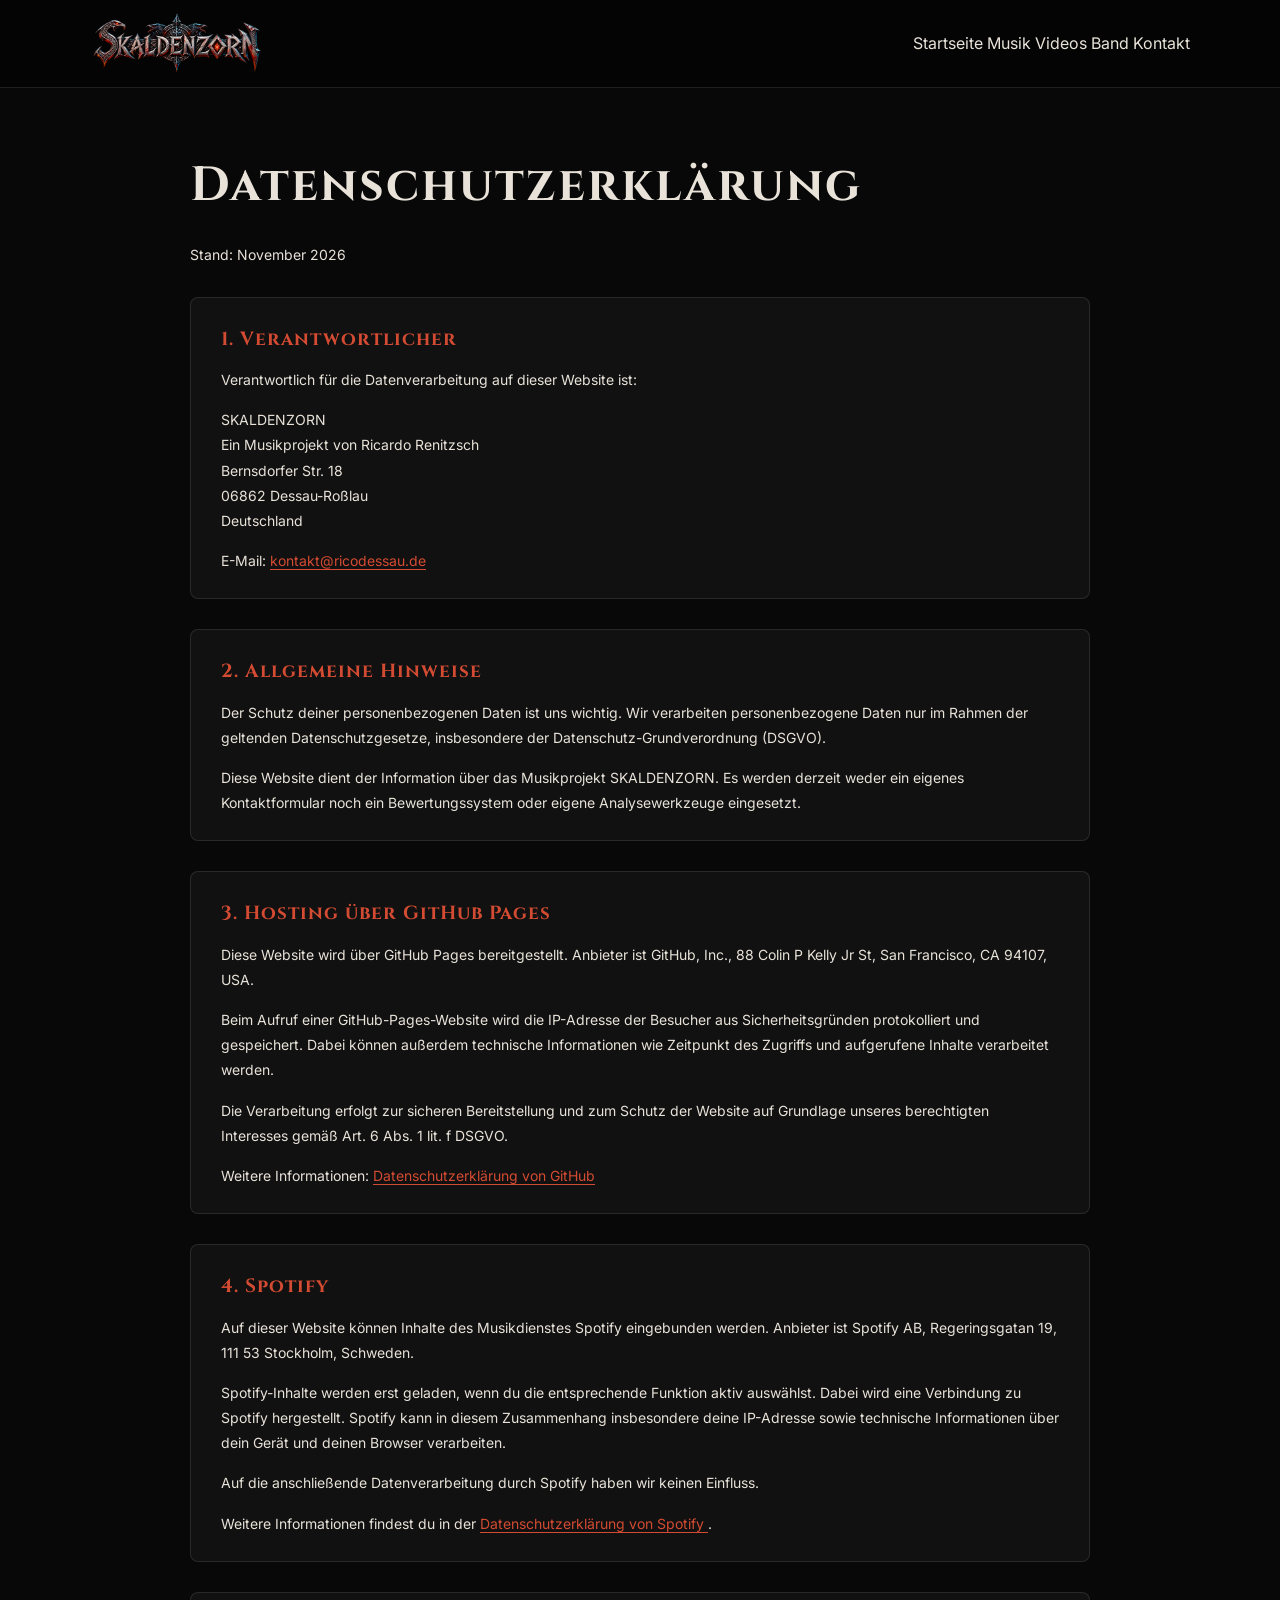
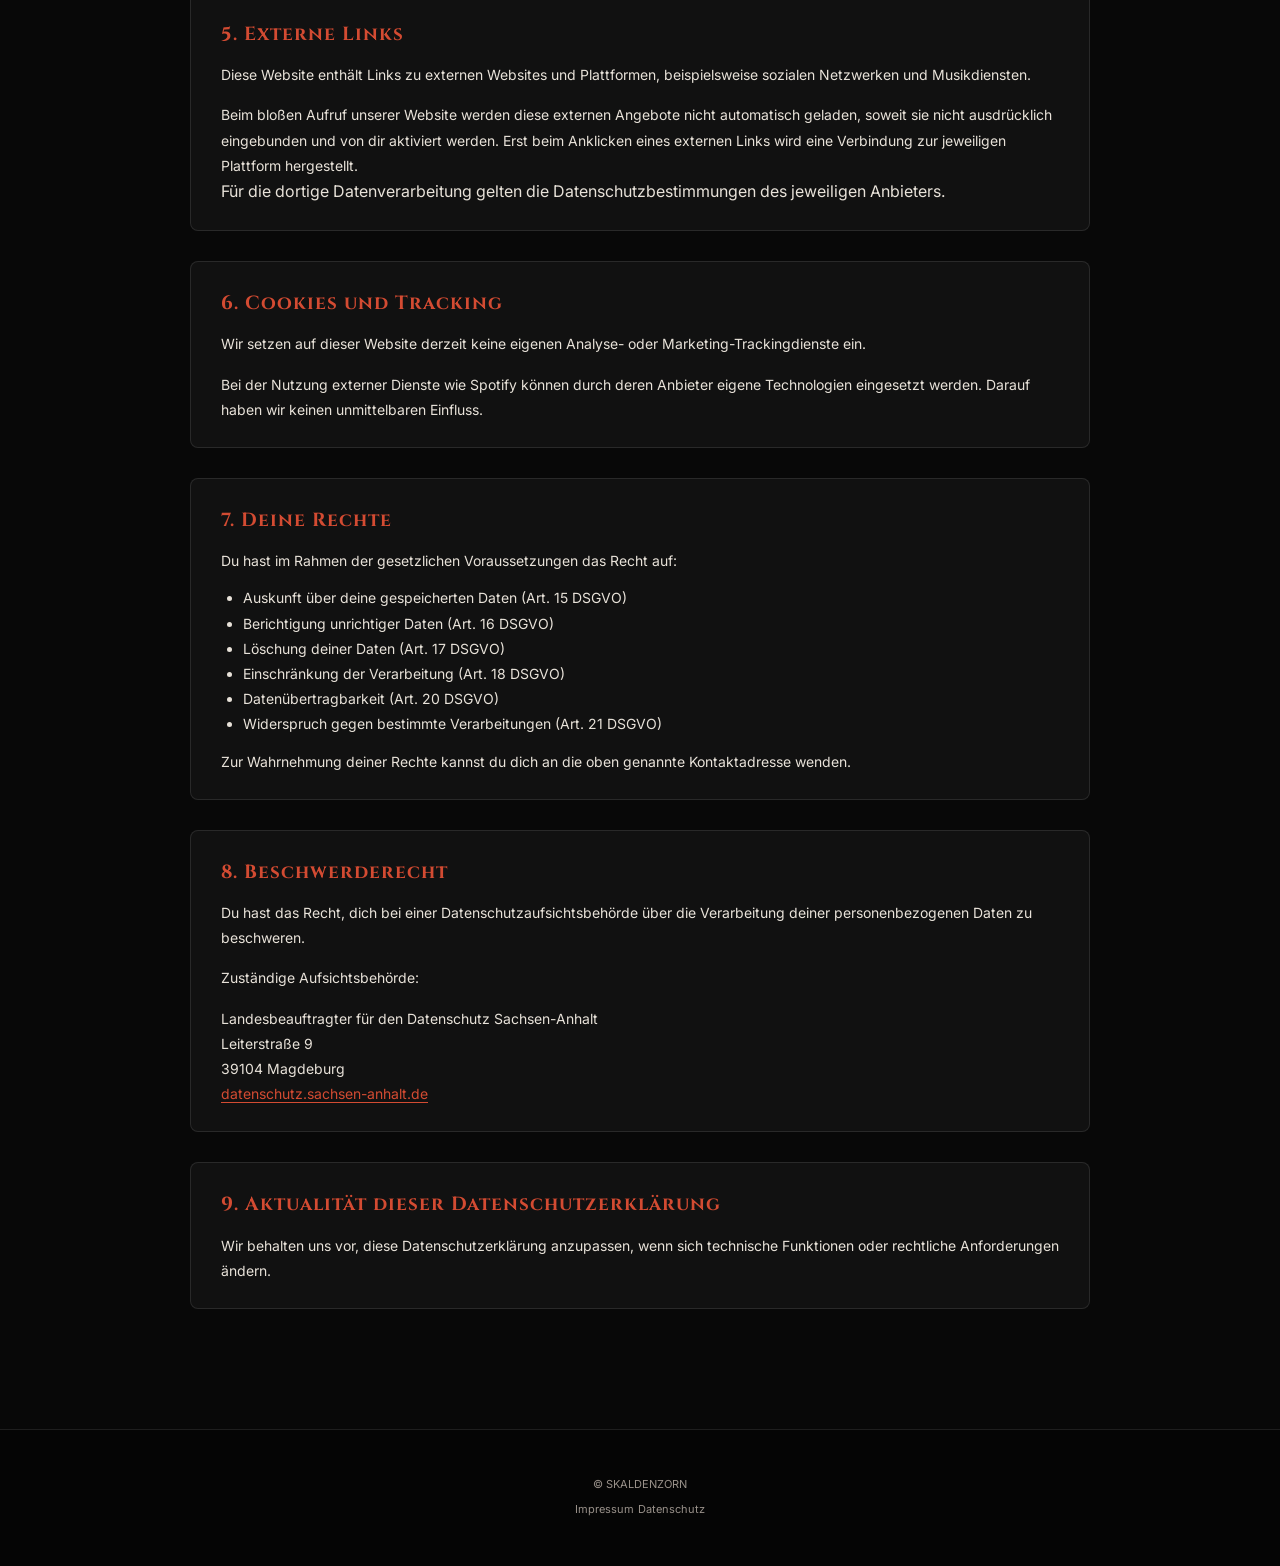
<file: datenschutz.html>
<!DOCTYPE html>
<html lang="de">
<head>
    <meta charset="UTF-8">
    <meta name="viewport" content="width=device-width, initial-scale=1.0">
    <meta name="robots" content="index, follow">
    <meta name="description" content="Datenschutzerklärung der offiziellen SKALDENZORN-Website.">
    <title>Datenschutz | SKALDENZORN</title>
    <link rel="stylesheet" href="css/style.css">
</head>
<body>
    <header>
        <a href="index.html" aria-label="Zur Startseite">
            <img src="assets/logo.png" alt="SKALDENZORN Logo">
        </a>
        <nav>
            <a href="index.html">Startseite</a>
            <a href="index.html#musik">Musik</a>
            <a href="index.html#videos">Videos</a>
            <a href="index.html#band">Band</a>
            <a href="index.html#kontakt">Kontakt</a>
        </nav>
    </header>

    <main class="legal-page">
        <h1>Datenschutzerklärung</h1>
        <p>Stand: November 2026</p>

        <section>
            <h2>1. Verantwortlicher</h2>
            <p>
                Verantwortlich für die Datenverarbeitung auf dieser Website ist:
            </p>
            <p>
                SKALDENZORN<br>
                Ein Musikprojekt von Ricardo Renitzsch<br>
                Bernsdorfer Str. 18<br>
                06862 Dessau-Roßlau<br>
                Deutschland
            </p>
            <p>
                E-Mail:
                <a href="mailto:kontakt@ricodessau.de">kontakt@ricodessau.de</a>
            </p>
        </section>

        <section>
            <h2>2. Allgemeine Hinweise</h2>
            <p>
                Der Schutz deiner personenbezogenen Daten ist uns wichtig.
                Wir verarbeiten personenbezogene Daten nur im Rahmen der
                geltenden Datenschutzgesetze, insbesondere der
                Datenschutz-Grundverordnung (DSGVO).
            </p>
            <p>
                Diese Website dient der Information über das Musikprojekt
                SKALDENZORN. Es werden derzeit weder ein eigenes
                Kontaktformular noch ein Bewertungssystem oder eigene
                Analysewerkzeuge eingesetzt.
            </p>
        </section>

        <section>
            <h2>3. Hosting über GitHub Pages</h2>
            <p>
                Diese Website wird über GitHub Pages bereitgestellt.
                Anbieter ist GitHub, Inc., 88 Colin P Kelly Jr St,
                San Francisco, CA 94107, USA.
            </p>
            <p>
                Beim Aufruf einer GitHub-Pages-Website wird die IP-Adresse
                der Besucher aus Sicherheitsgründen protokolliert und
                gespeichert. Dabei können außerdem technische Informationen
                wie Zeitpunkt des Zugriffs und aufgerufene Inhalte verarbeitet
                werden.
            </p>
            <p>
                Die Verarbeitung erfolgt zur sicheren Bereitstellung und
                zum Schutz der Website auf Grundlage unseres berechtigten
                Interesses gemäß Art. 6 Abs. 1 lit. f DSGVO.
            </p>
            <p>
                Weitere Informationen:
                <a href="https://docs.github.com/de/site-policy/privacy-policies/github-general-privacy-statement"
                   target="_blank" rel="noopener noreferrer">
                    Datenschutzerklärung von GitHub
                </a>
            </p>
        </section>

        <section>
            <h2>4. Spotify</h2>
            <p>
                Auf dieser Website können Inhalte des Musikdienstes Spotify
                eingebunden werden. Anbieter ist Spotify AB,
                Regeringsgatan 19, 111 53 Stockholm, Schweden.
            </p>
            <p>
                Spotify-Inhalte werden erst geladen, wenn du die entsprechende
                Funktion aktiv auswählst. Dabei wird eine Verbindung zu
                Spotify hergestellt. Spotify kann in diesem Zusammenhang
                insbesondere deine IP-Adresse sowie technische Informationen
                über dein Gerät und deinen Browser verarbeiten.
            </p>
            <p>
                Auf die anschließende Datenverarbeitung durch Spotify haben
                wir keinen Einfluss.
            </p>
            <p>
                Weitere Informationen findest du in der
                <a href="https://www.spotify.com/de/legal/privacy-policy/"
                   target="_blank" rel="noopener noreferrer">
                    Datenschutzerklärung von Spotify
                </a>.
            </p>
        </section>

        <section>
            <h2>5. Externe Links</h2>
            <p>
                Diese Website enthält Links zu externen Websites und
                Plattformen, beispielsweise sozialen Netzwerken und
                Musikdiensten.
            </p>
            <p>
                Beim bloßen Aufruf unserer Website werden diese externen
                Angebote nicht automatisch geladen, soweit sie nicht
                ausdrücklich eingebunden und von dir aktiviert werden.
                Erst beim Anklicken eines externen Links wird eine Verbindung
                zur jeweiligen Plattform hergestellt.
            </p>
                Für die dortige Datenverarbeitung gelten die
                Datenschutzbestimmungen des jeweiligen Anbieters.
        </section>

        <section>
            <h2>6. Cookies und Tracking</h2>
            <p>
                Wir setzen auf dieser Website derzeit keine eigenen
                Analyse- oder Marketing-Trackingdienste ein.
            </p>
            <p>
                Bei der Nutzung externer Dienste wie Spotify können
                durch deren Anbieter eigene Technologien eingesetzt werden.
                Darauf haben wir keinen unmittelbaren Einfluss.
            </p>
        </section>

        <section>
            <h2>7. Deine Rechte</h2>
            <p>Du hast im Rahmen der gesetzlichen Voraussetzungen das Recht auf:</p>
            <ul>
                <li>Auskunft über deine gespeicherten Daten (Art. 15 DSGVO)</li>
                <li>Berichtigung unrichtiger Daten (Art. 16 DSGVO)</li>
                <li>Löschung deiner Daten (Art. 17 DSGVO)</li>
                <li>Einschränkung der Verarbeitung (Art. 18 DSGVO)</li>
                <li>Datenübertragbarkeit (Art. 20 DSGVO)</li>
                <li>Widerspruch gegen bestimmte Verarbeitungen (Art. 21 DSGVO)</li>
            </ul>
            <p>
                Zur Wahrnehmung deiner Rechte kannst du dich an die oben
                genannte Kontaktadresse wenden.
            </p>
        </section>

        <section>
            <h2>8. Beschwerderecht</h2>
            <p>
                Du hast das Recht, dich bei einer Datenschutzaufsichtsbehörde
                über die Verarbeitung deiner personenbezogenen Daten zu
                beschweren.
            </p>
            <p>
                Zuständige Aufsichtsbehörde:
            </p>
            <p>
                Landesbeauftragter für den Datenschutz Sachsen-Anhalt<br>
                Leiterstraße 9<br>
                39104 Magdeburg<br>
                <a href="https://datenschutz.sachsen-anhalt.de/"
                   target="_blank" rel="noopener noreferrer">
                    datenschutz.sachsen-anhalt.de
                </a>
            </p>
        </section>

        <section>
            <h2>9. Aktualität dieser Datenschutzerklärung</h2>
            <p>
                Wir behalten uns vor, diese Datenschutzerklärung anzupassen,
                wenn sich technische Funktionen oder rechtliche Anforderungen
                ändern.
            </p>
        </section>
    </main>

    <footer>
        <p>&copy; <span id="year"></span> SKALDENZORN</p>
        <a href="impressum.html">Impressum</a>
        <a href="datenschutz.html">Datenschutz</a>
    </footer>

    <script src="js/main.js"></script>
</body>
</html>
</file>
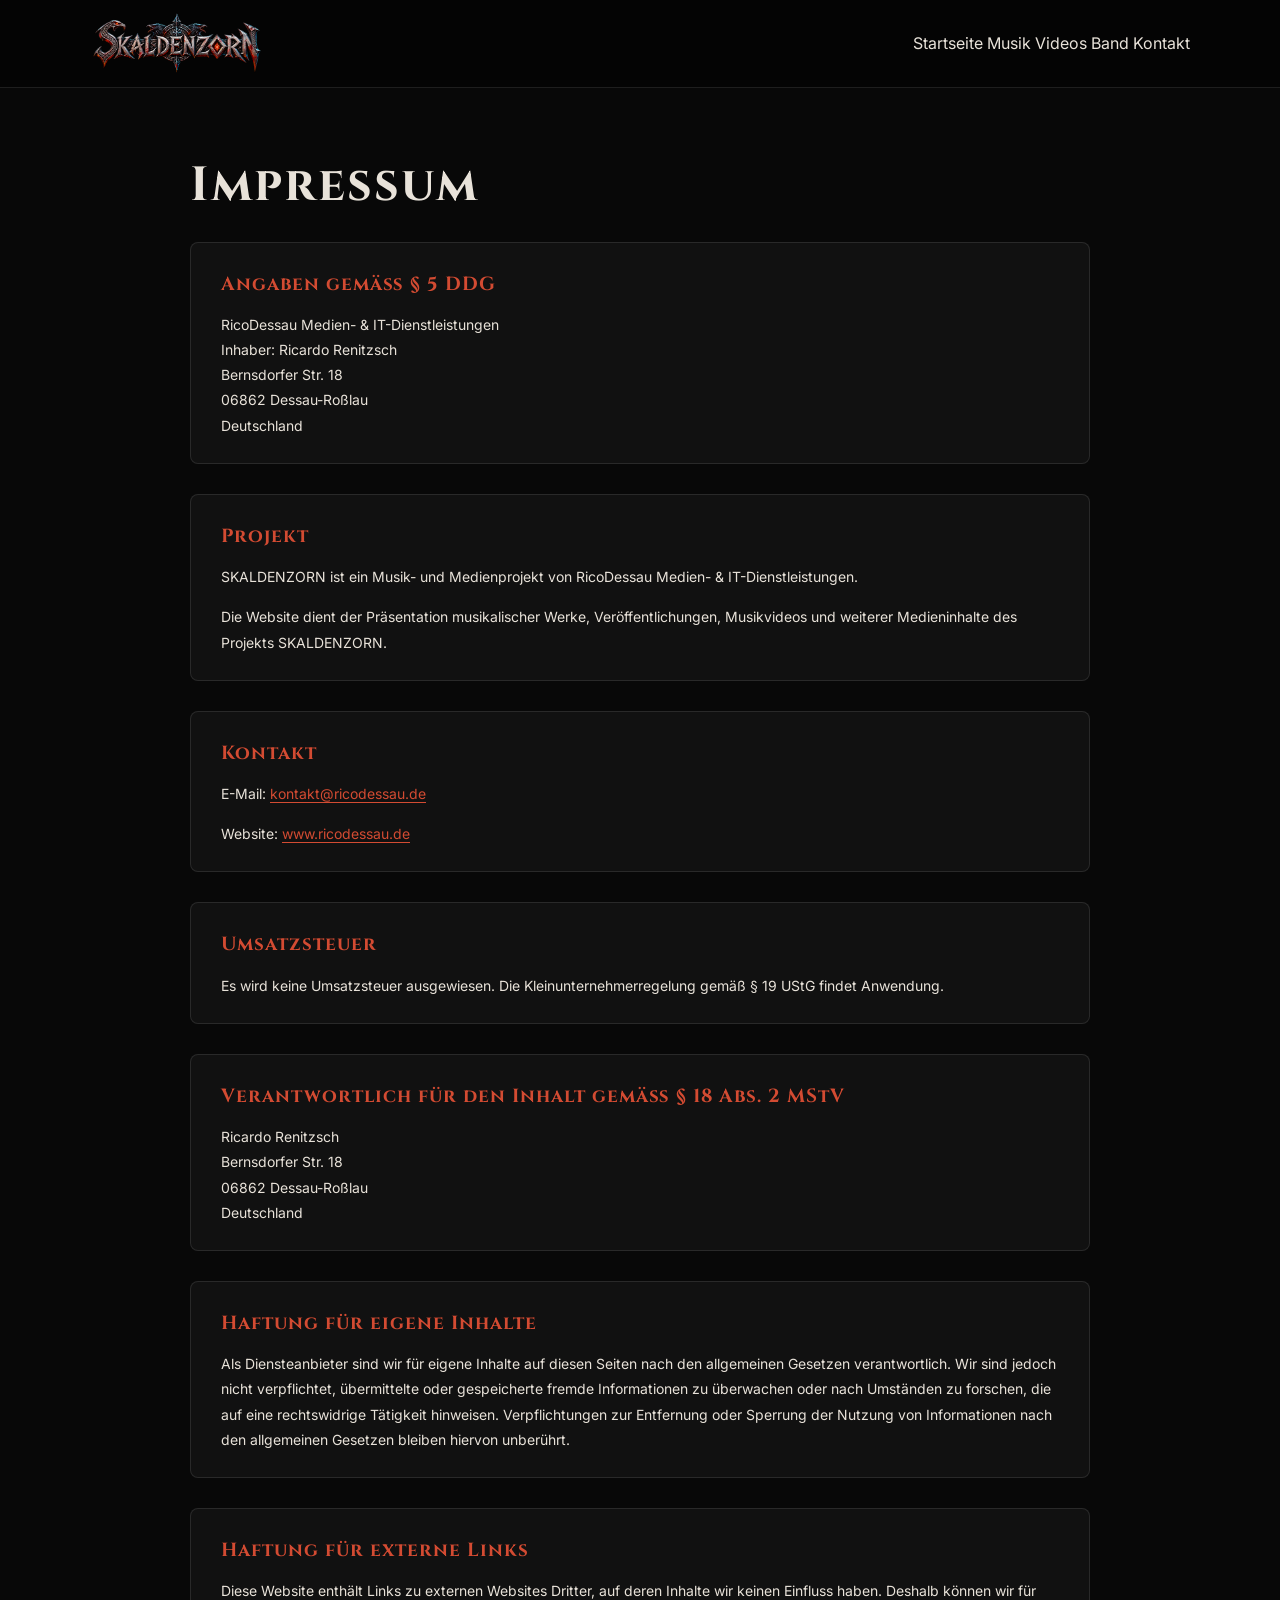
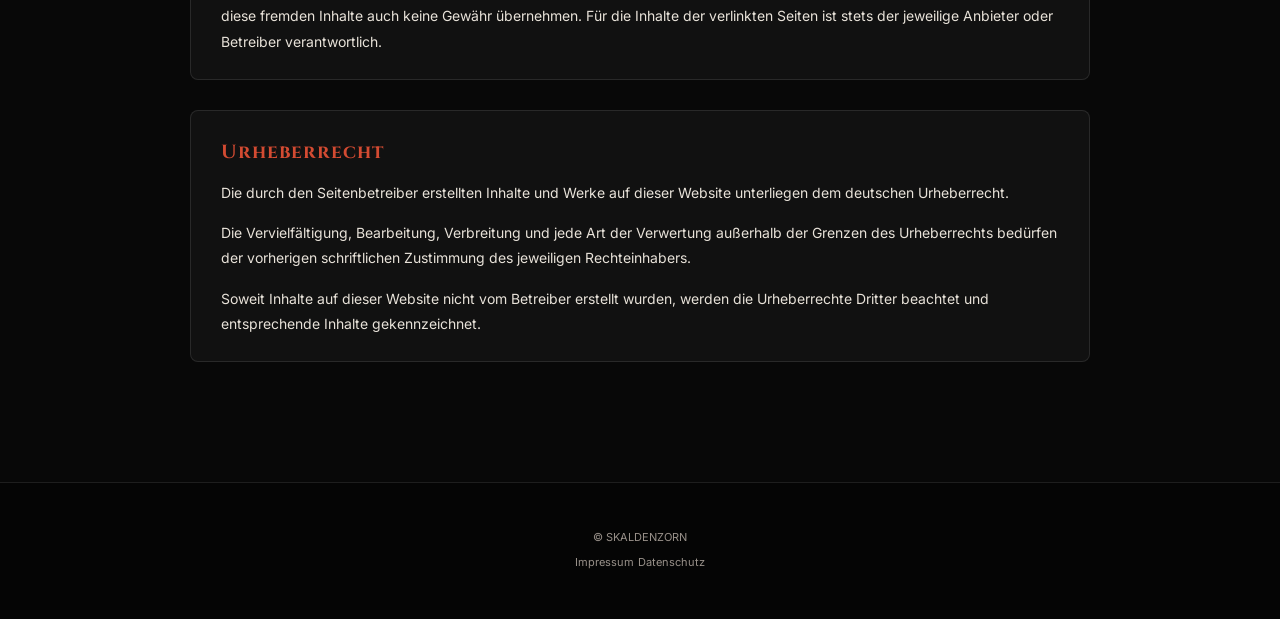
<file: impressum.html>
<!DOCTYPE html>
<html lang="de">
<head>
    <meta charset="UTF-8">
    <meta name="viewport" content="width=device-width, initial-scale=1.0">
    <meta name="robots" content="index, follow">
    <meta name="description" content="Impressum der offiziellen SKALDENZORN-Website.">
    <title>Impressum | SKALDENZORN</title>
    <link rel="stylesheet" href="css/style.css">
</head>
<body>
    <header>
        <a href="index.html" aria-label="Zur Startseite">
            <img src="assets/logo.png" alt="SKALDENZORN Logo">
        </a>
        <nav>
            <a href="index.html">Startseite</a>
            <a href="index.html#musik">Musik</a>
            <a href="index.html#videos">Videos</a>
            <a href="index.html#band">Band</a>
            <a href="index.html#kontakt">Kontakt</a>
        </nav>
    </header>

    <main class="legal-page">
        <h1>Impressum</h1>

        <section>
            <h2>Angaben gemäß § 5 DDG</h2>
            <p>
                RicoDessau Medien- &amp; IT-Dienstleistungen<br>
                Inhaber: Ricardo Renitzsch<br>
                Bernsdorfer Str. 18<br>
                06862 Dessau-Roßlau<br>
                Deutschland
            </p>
        </section>

        <section>
            <h2>Projekt</h2>
            <p>
                SKALDENZORN ist ein Musik- und Medienprojekt
                von RicoDessau Medien- &amp; IT-Dienstleistungen.
            </p>
            <p>
                Die Website dient der Präsentation musikalischer Werke,
                Veröffentlichungen, Musikvideos und weiterer
                Medieninhalte des Projekts SKALDENZORN.
            </p>
        </section>

        <section>
            <h2>Kontakt</h2>
            <p>
                E-Mail:
                <a href="mailto:kontakt@ricodessau.de">
                    kontakt@ricodessau.de
                </a>
            </p>
            <p>
                Website:
                <a href="https://ricodessau.de" target="_blank" rel="noopener noreferrer">
                    www.ricodessau.de
                </a>
            </p>
        </section>

        <section>
            <h2>Umsatzsteuer</h2>
            <p>
                Es wird keine Umsatzsteuer ausgewiesen.
                Die Kleinunternehmerregelung gemäß § 19 UStG
                findet Anwendung.
            </p>
        </section>

        <section>
            <h2>Verantwortlich für den Inhalt gemäß § 18 Abs. 2 MStV</h2>
            <p>
                Ricardo Renitzsch<br>
                Bernsdorfer Str. 18<br>
                06862 Dessau-Roßlau<br>
                Deutschland
            </p>
        </section>

        <section>
            <h2>Haftung für eigene Inhalte</h2>
            <p>
                Als Diensteanbieter sind wir für eigene Inhalte auf
                diesen Seiten nach den allgemeinen Gesetzen
                verantwortlich. Wir sind jedoch nicht verpflichtet,
                übermittelte oder gespeicherte fremde Informationen
                zu überwachen oder nach Umständen zu forschen,
                die auf eine rechtswidrige Tätigkeit hinweisen.
                Verpflichtungen zur Entfernung oder Sperrung der
                Nutzung von Informationen nach den allgemeinen
                Gesetzen bleiben hiervon unberührt.
            </p>
        </section>

        <section>
            <h2>Haftung für externe Links</h2>
            <p>
                Diese Website enthält Links zu externen Websites
                Dritter, auf deren Inhalte wir keinen Einfluss haben.
                Deshalb können wir für diese fremden Inhalte
                auch keine Gewähr übernehmen.
                Für die Inhalte der verlinkten Seiten ist stets
                der jeweilige Anbieter oder Betreiber verantwortlich.
            </p>
        </section>

        <section>
            <h2>Urheberrecht</h2>
            <p>
                Die durch den Seitenbetreiber erstellten Inhalte
                und Werke auf dieser Website unterliegen dem
                deutschen Urheberrecht.
            </p>
            <p>
                Die Vervielfältigung, Bearbeitung, Verbreitung
                und jede Art der Verwertung außerhalb der Grenzen
                des Urheberrechts bedürfen der vorherigen
                schriftlichen Zustimmung des jeweiligen
                Rechteinhabers.
            </p>
            <p>
                Soweit Inhalte auf dieser Website nicht vom
                Betreiber erstellt wurden, werden die Urheberrechte
                Dritter beachtet und entsprechende Inhalte
                gekennzeichnet.
            </p>
        </section>
    </main>

    <footer>
        <p>&copy; <span id="year"></span> SKALDENZORN</p>
        <a href="impressum.html">Impressum</a>
        <a href="datenschutz.html">Datenschutz</a>
    </footer>

    <script src="js/main.js"></script>
</body>
</html>
</file>
<file: css/style.css>
@import url('https://fonts.googleapis.com/css2?family=Cinzel:wght@400;500;600;700;800&family=Inter:wght@400;500;600;700&display=swap');

:root {
    --background: #080808;
    --surface: #111111;
    --surface-light: #191919;
    --text: #e8e2d9;
    --muted: #99918a;
    --red: #a62b20;
    --red-light: #d34b32;
    --border: rgba(255, 255, 255, 0.1);
}

* {
    margin: 0;
    padding: 0;
    box-sizing: border-box;
}

html {
    scroll-behavior: smooth;
    scroll-padding-top: 90px;
    overflow-x: hidden;
}

body {
    min-width: 320px;
    width: 100%;
    overflow-x: hidden;
    background: var(--background);
    color: var(--text);
    font-family: 'Inter', sans-serif;
    line-height: 1.7;
}

a {
    color: inherit;
    text-decoration: none;
}

img {
    max-width: 100%;
    height: auto;
}

.header,
body > header {
    position: fixed;
    top: 0;
    left: 0;
    width: 100%;
    min-height: 88px;
    padding: 12px 7%;
    display: flex;
    align-items: center;
    justify-content: space-between;
    gap: 25px;
    background: rgba(5, 5, 5, 0.96);
    border-bottom: 1px solid var(--border);
    backdrop-filter: blur(14px);
    z-index: 1000;
}

.header-logo img,
.header > a img,
body > header > a img {
    display: block;
    width: 175px;
    max-width: 35vw;
    height: auto;
}

.navigation {
    display: flex;
    align-items: center;
    justify-content: center;
    gap: 30px;
}

.navigation a {
    color: var(--muted);
    font-size: 12px;
    font-weight: 700;
    letter-spacing: 2px;
    transition: color 0.3s;
}

.navigation a:hover {
    color: var(--red-light);
}

.menu-toggle {
    display: none;
    background: none;
    border: none;
    cursor: pointer;
}

.menu-toggle span {
    display: block;
    width: 27px;
    height: 2px;
    margin: 6px;
    background: var(--text);
}

.hero {
    position: relative;
    min-height: 850px;
    min-height: 100svh;
    padding: 140px 7% 100px;
    display: flex;
    align-items: center;
    justify-content: center;
    text-align: center;
    overflow: hidden;
    background:
        radial-gradient(ellipse at center, rgba(85, 22, 16, 0.23), transparent 58%),
        linear-gradient(180deg, #080808 0%, #17100e 55%, #080808 100%);
}

.hero::before {
    content: "";
    position: absolute;
    inset: 0;
    background-image:
        linear-gradient(rgba(0,0,0,0.25), rgba(0,0,0,0.8)),
        url("../assets/backgrounds/hero.jpg");
    background-size: cover;
    background-position: center;
    opacity: 0.38;
}

.hero-overlay {
    position: absolute;
    inset: 0;
    background: radial-gradient(ellipse at center, transparent 20%, #080808 100%);
    pointer-events: none;
}

.hero-content {
    position: relative;
    z-index: 2;
    width: 100%;
    max-width: 1100px;
}

.hero-logo {
    display: block;
    width: 100%;
    max-width: 1050px;
    height: auto;
    margin: 0 auto 45px;
    filter: drop-shadow(0 0 25px rgba(160, 35, 20, 0.22));
}

.hero-subtitle,
.section-overline {
    color: var(--red-light);
    font-size: 11px;
    font-weight: 700;
    letter-spacing: 5px;
}

.hero h1 {
    margin: 18px 0;
    font-family: 'Cinzel', serif;
    font-size: clamp(30px, 5vw, 65px);
    letter-spacing: 5px;
    line-height: 1.2;
}

.hero-description {
    margin: 0 auto 35px;
    color: var(--muted);
    font-size: 15px;
}

.primary-button {
    display: inline-block;
    padding: 15px 34px;
    border: 1px solid var(--red);
    background: linear-gradient(135deg, #761b16, #a52d20);
    color: white;
    font-size: 11px;
    font-weight: 700;
    letter-spacing: 3px;
    transition: all 0.3s;
}

.primary-button:hover {
    background: #c03a2b;
    box-shadow: 0 0 30px rgba(180, 45, 30, 0.3);
    transform: translateY(-3px);
}

.section {
    padding: 110px 8%;
    text-align: center;
}

.section-heading {
    max-width: 750px;
    margin: 0 auto 45px;
}

.section-heading h2 {
    margin: 15px 0;
    font-family: 'Cinzel', serif;
    font-size: clamp(34px, 5vw, 55px);
    letter-spacing: 5px;
}

.section-heading p {
    color: var(--muted);
    font-size: 14px;
}

.music-section {
    background: var(--surface);
}

.spotify-container {
    width: 100%;
    max-width: 850px;
    margin: 0 auto 25px;
    overflow: hidden;
    border: 1px solid var(--border);
    border-radius: 12px;
    background: #111;
}

.spotify-container iframe {
    display: block;
    width: 100%;
    border: none;
}

.text-link {
    display: inline-block;
    color: var(--red-light);
    font-size: 11px;
    font-weight: 700;
    letter-spacing: 3px;
    transition: color 0.3s;
}

.text-link:hover {
    color: white;
}

.shop-section {
    position: relative;
    overflow: hidden;
    background:
        radial-gradient(ellipse at center, rgba(110, 27, 19, 0.2), transparent 65%),
        linear-gradient(180deg, #080808, #15100e 50%, #080808);
}

.shop-card {
    position: relative;
    width: 100%;
    max-width: 950px;
    margin: 0 auto;
    padding: 65px 45px;
    overflow: hidden;
    border: 1px solid rgba(211, 75, 50, 0.45);
    border-top: 3px solid var(--red-light);
    background:
        radial-gradient(ellipse at top, rgba(130, 35, 24, 0.17), transparent 65%),
        linear-gradient(145deg, #191513, #090909);
    box-shadow: 0 20px 60px rgba(0, 0, 0, 0.35);
}

.shop-rune {
    margin-bottom: 20px;
    color: rgba(211, 75, 50, 0.8);
    font-family: serif;
    font-size: 48px;
    line-height: 1;
}

.shop-card h3 {
    margin: 12px 0 20px;
    font-family: 'Cinzel', serif;
    font-size: clamp(25px, 4vw, 40px);
    letter-spacing: 2px;
    line-height: 1.3;
}

.shop-description {
    max-width: 650px;
    margin: 0 auto 25px;
    color: var(--muted);
    font-size: 14px;
    line-height: 1.9;
}

.shop-formats {
    display: flex;
    justify-content: center;
    flex-wrap: wrap;
    gap: 12px;
    margin: 30px 0;
}

.shop-format {
    min-width: 120px;
    padding: 11px 22px;
    border: 1px solid rgba(211, 75, 50, 0.35);
    background: rgba(0, 0, 0, 0.35);
    color: var(--text);
    font-family: 'Cinzel', serif;
    font-size: 12px;
    font-weight: 600;
    letter-spacing: 2px;
}

.shop-button {
    display: inline-block;
    margin-top: 10px;
    padding: 17px 38px;
    border: 1px solid var(--red-light);
    background: linear-gradient(135deg, #761b16, #a52d20);
    color: #fff;
    font-size: 12px;
    font-weight: 700;
    letter-spacing: 3px;
    transition: all 0.3s;
}

.shop-button:hover {
    background: #c03a2b;
    box-shadow: 0 0 35px rgba(180, 45, 30, 0.35);
    transform: translateY(-3px);
}

.shop-note {
    margin-top: 22px;
    color: var(--muted);
    font-size: 11px;
}

.band-section {
    position: relative;
    background:
        radial-gradient(ellipse at center top, rgba(80, 25, 18, 0.2), transparent 55%),
        var(--surface);
}

.skald-intro {
    max-width: 800px;
    margin: 0 auto 65px;
    padding: 30px 35px;
    border-top: 1px solid rgba(211, 75, 50, 0.5);
    border-bottom: 1px solid rgba(211, 75, 50, 0.5);
    background: rgba(0, 0, 0, 0.2);
}

.skald-intro p {
    color: var(--muted);
    font-size: 14px;
    line-height: 1.9;
}

.skald-intro p + p {
    margin-top: 15px;
}

.skald-grid {
    display: grid;
    grid-template-columns: repeat(2, minmax(0, 1fr));
    gap: 25px;
    max-width: 1250px;
    margin: 0 auto;
    text-align: left;
}

.skald-card {
    position: relative;
    min-width: 0;
    padding: 38px 35px 35px;
    overflow: hidden;
    border: 1px solid rgba(255, 255, 255, 0.09);
    border-top: 2px solid rgba(166, 43, 32, 0.8);
    background:
        radial-gradient(ellipse at top right, rgba(120, 30, 20, 0.13), transparent 55%),
        linear-gradient(145deg, #171717, #0b0b0b);
    transition: border-color 0.3s, transform 0.3s, box-shadow 0.3s;
}

.skald-card:hover {
    transform: translateY(-5px);
    border-color: rgba(211, 75, 50, 0.55);
    box-shadow: 0 15px 40px rgba(0, 0, 0, 0.3);
}

.skald-number {
    position: absolute;
    top: 15px;
    right: 22px;
    color: rgba(255, 255, 255, 0.07);
    font-family: 'Cinzel', serif;
    font-size: 52px;
    font-weight: 800;
    line-height: 1;
}

.skald-symbol {
    margin-bottom: 15px;
    color: var(--red-light);
    font-family: serif;
    font-size: 38px;
    line-height: 1;
}

.skald-role {
    display: block;
    margin-bottom: 8px;
    color: var(--red-light);
    font-size: 10px;
    font-weight: 700;
    letter-spacing: 4px;
}

.skald-card h3 {
    max-width: 90%;
    font-family: 'Cinzel', serif;
    font-size: clamp(18px, 2vw, 25px);
    font-weight: 700;
    letter-spacing: 1px;
    line-height: 1.4;
    overflow-wrap: anywhere;
}

.skald-divider {
    width: 55px;
    height: 2px;
    margin: 20px 0;
    background: linear-gradient(90deg, var(--red-light), transparent);
}

.skald-card > p {
    margin-bottom: 15px;
    color: #aaa29a;
    font-size: 13px;
    line-height: 1.9;
}

.skald-card blockquote {
    margin-top: 25px;
    padding: 17px 20px;
    border-left: 2px solid var(--red-light);
    background: rgba(166, 43, 32, 0.09);
    color: var(--text);
    font-family: 'Cinzel', serif;
    font-size: 13px;
    font-weight: 600;
    line-height: 1.8;
}

.skald-ending {
    max-width: 850px;
    margin: 85px auto 0;
    padding: 45px 35px;
    border-top: 1px solid rgba(211, 75, 50, 0.5);
    border-bottom: 1px solid rgba(211, 75, 50, 0.5);
    background:
        radial-gradient(ellipse at center, rgba(120, 25, 18, 0.17), transparent 75%);
}

.skald-ending h3 {
    margin: 20px 0;
    font-family: 'Cinzel', serif;
    font-size: clamp(24px, 4vw, 36px);
    letter-spacing: 2px;
}

.skald-ending p {
    margin: 12px auto;
    color: var(--muted);
    font-size: 14px;
    line-height: 1.9;
}

.skald-ending h4 {
    margin-top: 30px;
    color: var(--red-light);
    font-family: 'Cinzel', serif;
    font-size: clamp(15px, 2.5vw, 20px);
    letter-spacing: 2px;
    line-height: 1.7;
}

.contact-section {
    background: var(--background);
}

.social-links {
    display: flex;
    justify-content: center;
    flex-wrap: wrap;
    gap: 15px;
}

.social-links a {
    padding: 13px 28px;
    border: 1px solid var(--border);
    font-size: 11px;
    font-weight: 700;
    letter-spacing: 3px;
    transition: all 0.3s;
}

.social-links a:hover {
    border-color: var(--red);
    background: var(--red);
}

.footer,
body > footer {
    padding: 45px 7%;
    text-align: center;
    border-top: 1px solid var(--border);
    background: #050505;
}

.footer-logo {
    width: 180px;
    max-width: 60%;
    height: auto;
    margin-bottom: 15px;
}

.footer p,
body > footer p {
    color: var(--muted);
    font-size: 11px;
}

.footer-links,
body > footer .footer-links {
    display: flex;
    justify-content: center;
    flex-wrap: wrap;
    gap: 25px;
    margin-top: 18px;
}

.footer-links a,
body > footer a {
    color: var(--muted);
    font-size: 11px;
}

.footer-links a:hover,
body > footer a:hover {
    color: var(--red-light);
}

.legal-page {
    width: min(100% - 48px, 900px);
    margin: 0 auto;
    padding: 145px 0 90px;
    text-align: left;
}

.legal-page h1 {
    margin-bottom: 15px;
    font-family: 'Cinzel', serif;
    font-size: clamp(30px, 5vw, 48px);
    color: var(--text);
    letter-spacing: 2px;
}

.legal-page > p {
    margin-bottom: 30px;
    color: var(--muted);
    font-size: 13px;
}

.legal-page section {
    margin-bottom: 30px;
    padding: 25px 30px;
    border: 1px solid var(--border);
    border-radius: 8px;
    background: var(--surface);
}

.legal-page h2 {
    margin-bottom: 12px;
    color: var(--red-light);
    font-family: 'Cinzel', serif;
    font-size: 19px;
    letter-spacing: 1px;
}

.legal-page p,
.legal-page li {
    color: var(--text);
    font-size: 14px;
    line-height: 1.8;
    overflow-wrap: anywhere;
}

.legal-page p + p {
    margin-top: 15px;
}

.legal-page ul {
    margin: 12px 0 12px 22px;
}

.legal-page a {
    color: var(--red-light);
    text-decoration: underline;
    text-underline-offset: 3px;
}

.legal-page a:hover {
    color: white;
}

@media (max-width: 1000px) {
    .skald-grid {
        gap: 18px;
    }

    .skald-card {
        padding: 30px 25px;
    }
}

@media (max-width: 800px) {
    .header,
    body > header {
        min-height: 72px;
        padding: 10px 5%;
    }

    .header-logo img,
    .header > a img,
    body > header > a img {
        width: 135px;
    }

    .menu-toggle {
        display: block;
        z-index: 1002;
    }

    .navigation {
        position: absolute;
        top: 72px;
        left: 0;
        width: 100%;
        padding: 25px;
        display: none;
        flex-direction: column;
        align-items: center;
        gap: 25px;
        background: rgba(5, 5, 5, 0.98);
        border-bottom: 1px solid var(--border);
        z-index: 1001;
    }

    .navigation.active {
        display: flex;
    }

    .hero {
        min-height: 780px;
        min-height: 100svh;
        padding: 110px 6% 75px;
    }

    .hero-logo {
        margin-bottom: 35px;
    }

    .hero h1 {
        letter-spacing: 2px;
    }

    .hero-subtitle,
    .section-overline {
        letter-spacing: 3px;
    }

    .section {
        padding: 80px 6%;
    }

    .shop-card {
        padding: 50px 25px;
    }

    .shop-description {
        font-size: 13px;
    }

    .skald-grid {
        grid-template-columns: 1fr;
        max-width: 600px;
    }

    .skald-card {
        padding: 32px;
    }

    .skald-ending {
        margin-top: 60px;
        padding: 35px 25px;
    }

    .legal-page {
        width: min(100% - 36px, 700px);
        padding-top: 115px;
    }

    .legal-page section {
        padding: 22px;
    }
}

@media (max-width: 480px) {
    .header,
    body > header {
        gap: 10px;
    }

    .header-logo img,
    .header > a img,
    body > header > a img {
        width: 105px;
    }

    .hero {
        min-height: 720px;
        min-height: 100svh;
    }

    .hero-description {
        font-size: 13px;
    }

    .section-heading h2 {
        letter-spacing: 3px;
    }

    .shop-card {
        padding: 40px 20px;
    }

    .shop-card h3 {
        font-size: 25px;
    }

    .shop-format {
        min-width: 105px;
        padding: 10px 15px;
        font-size: 11px;
    }

    .shop-button {
        width: 100%;
        padding: 16px 15px;
        font-size: 10px;
        letter-spacing: 2px;
    }

    .skald-intro {
        padding: 25px 20px;
    }

    .skald-intro p {
        font-size: 13px;
    }

    .skald-card {
        padding: 27px 22px;
    }

    .skald-card h3 {
        font-size: 19px;
    }

    .skald-card > p {
        font-size: 12px;
    }

    .skald-card blockquote {
        padding: 15px;
        font-size: 12px;
    }

    .skald-ending {
        padding: 30px 18px;
    }

    .skald-ending p {
        font-size: 13px;
    }

    .legal-page {
        width: calc(100% - 30px);
        padding-top: 105px;
        padding-bottom: 55px;
    }

    .legal-page h1 {
        font-size: 30px;
    }

    .legal-page section {
        margin-bottom: 18px;
        padding: 18px;
    }

    .legal-page h2 {
        font-size: 17px;
    }

    .legal-page p,
    .legal-page li {
        font-size: 13px;
    }

    .footer-links,
    body > footer .footer-links {
        gap: 15px;
    }
}

@media (prefers-reduced-motion: reduce) {
    html {
        scroll-behavior: auto;
    }

    *,
    *::before,
    *::after {
        transition-duration: 0.01ms !important;
        animation-duration: 0.01ms !important;
    }
    }
</file>
